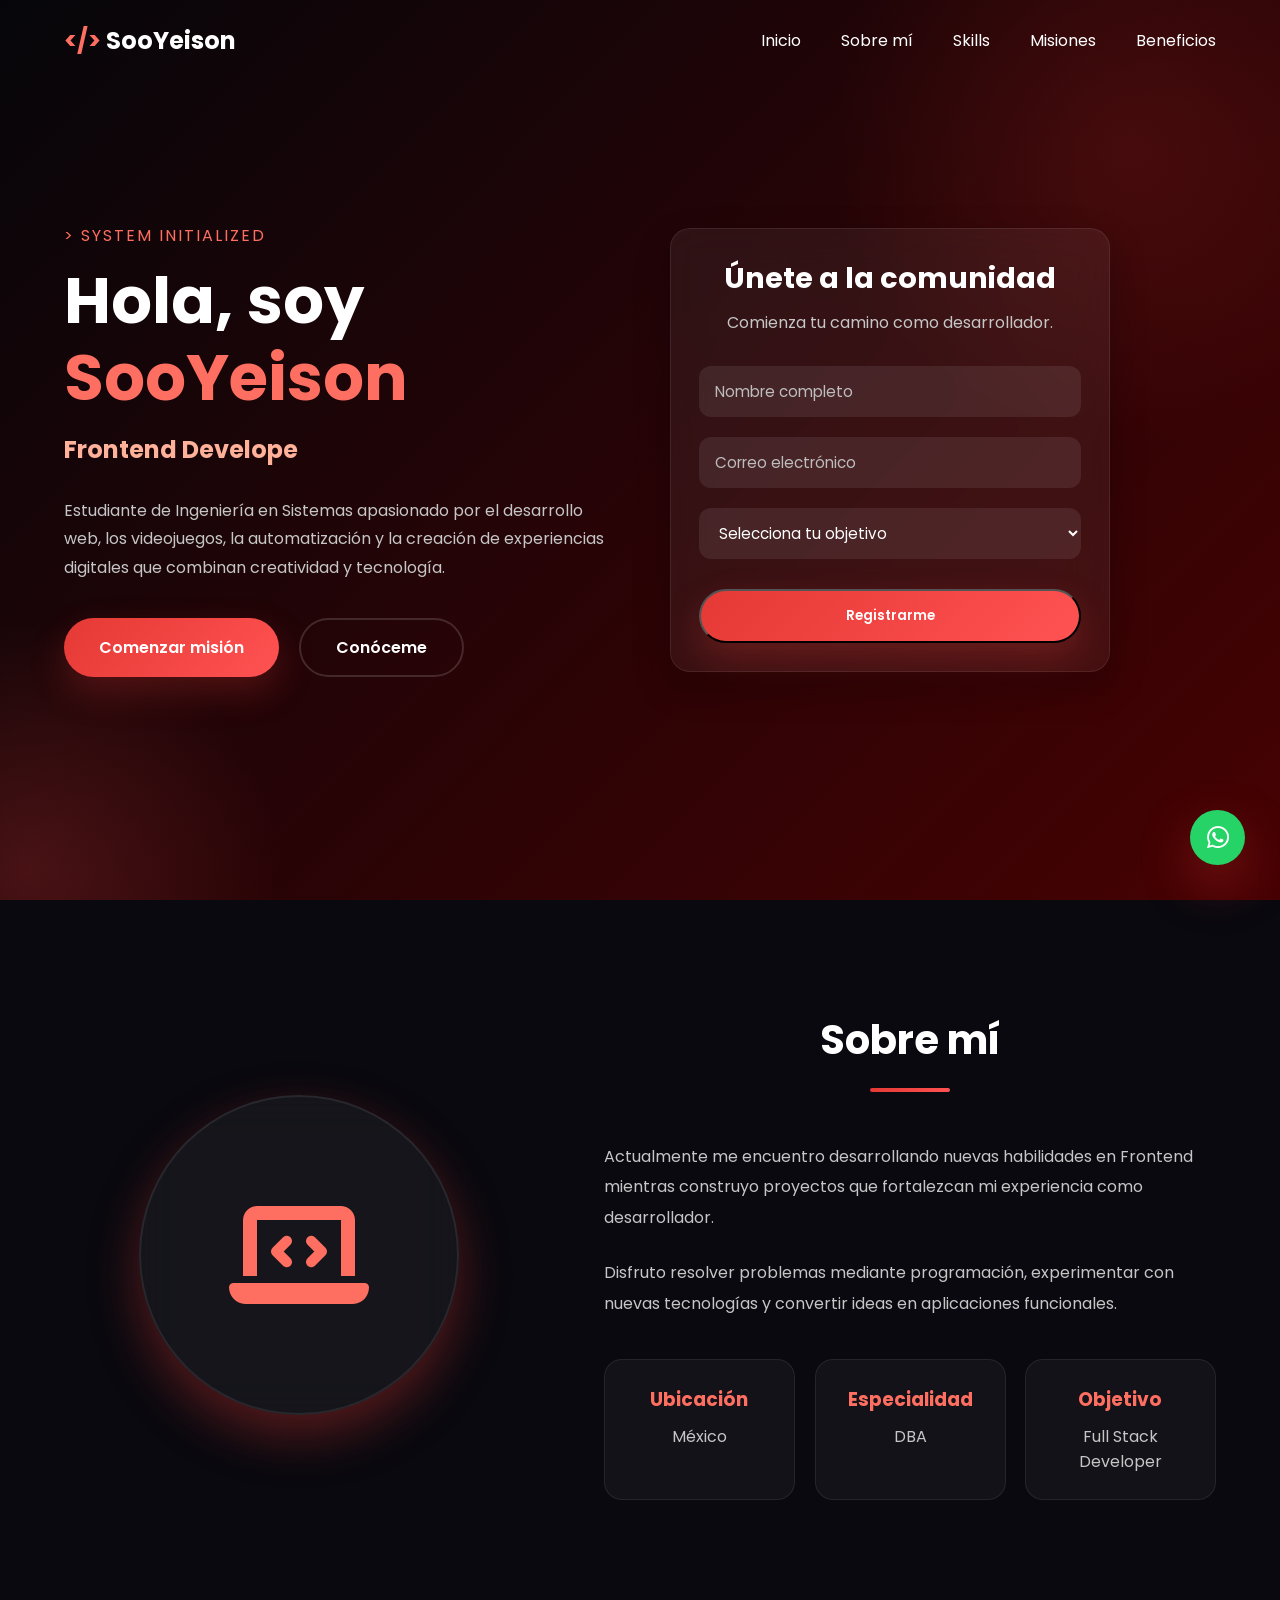
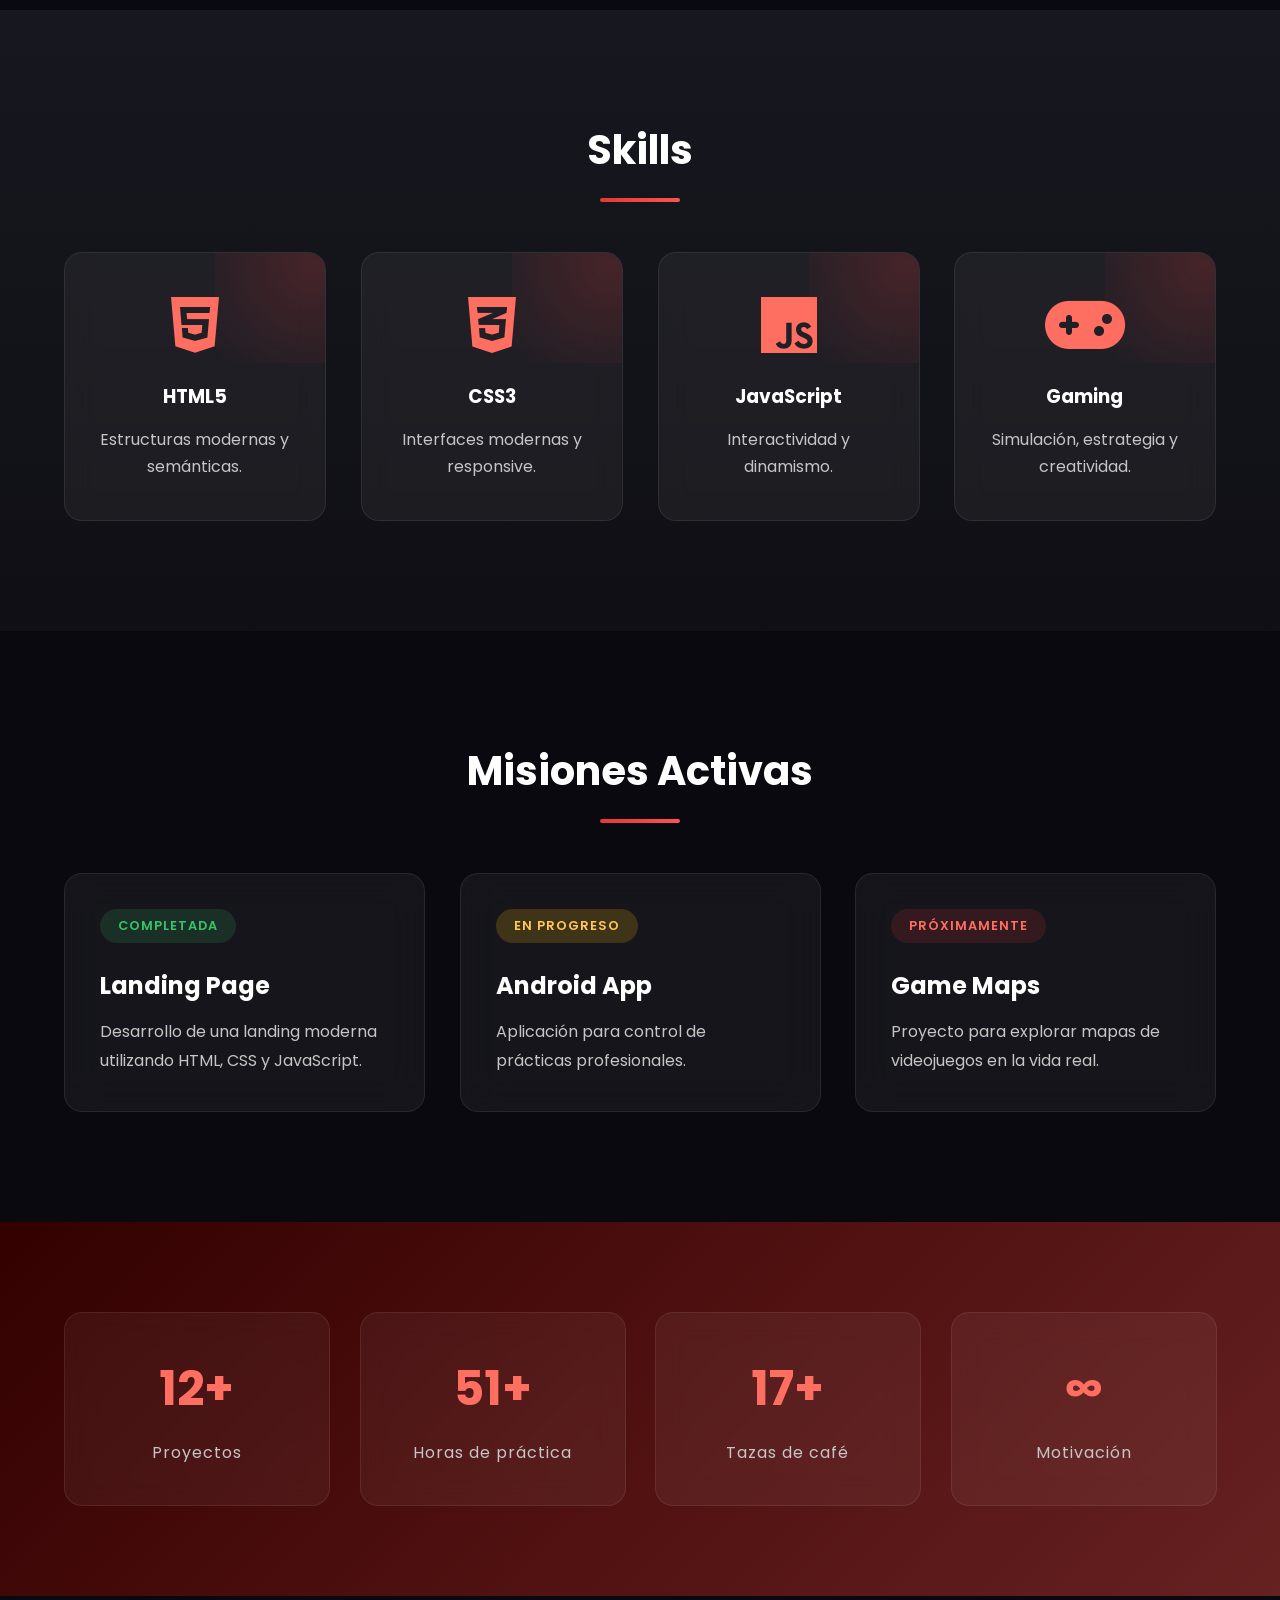
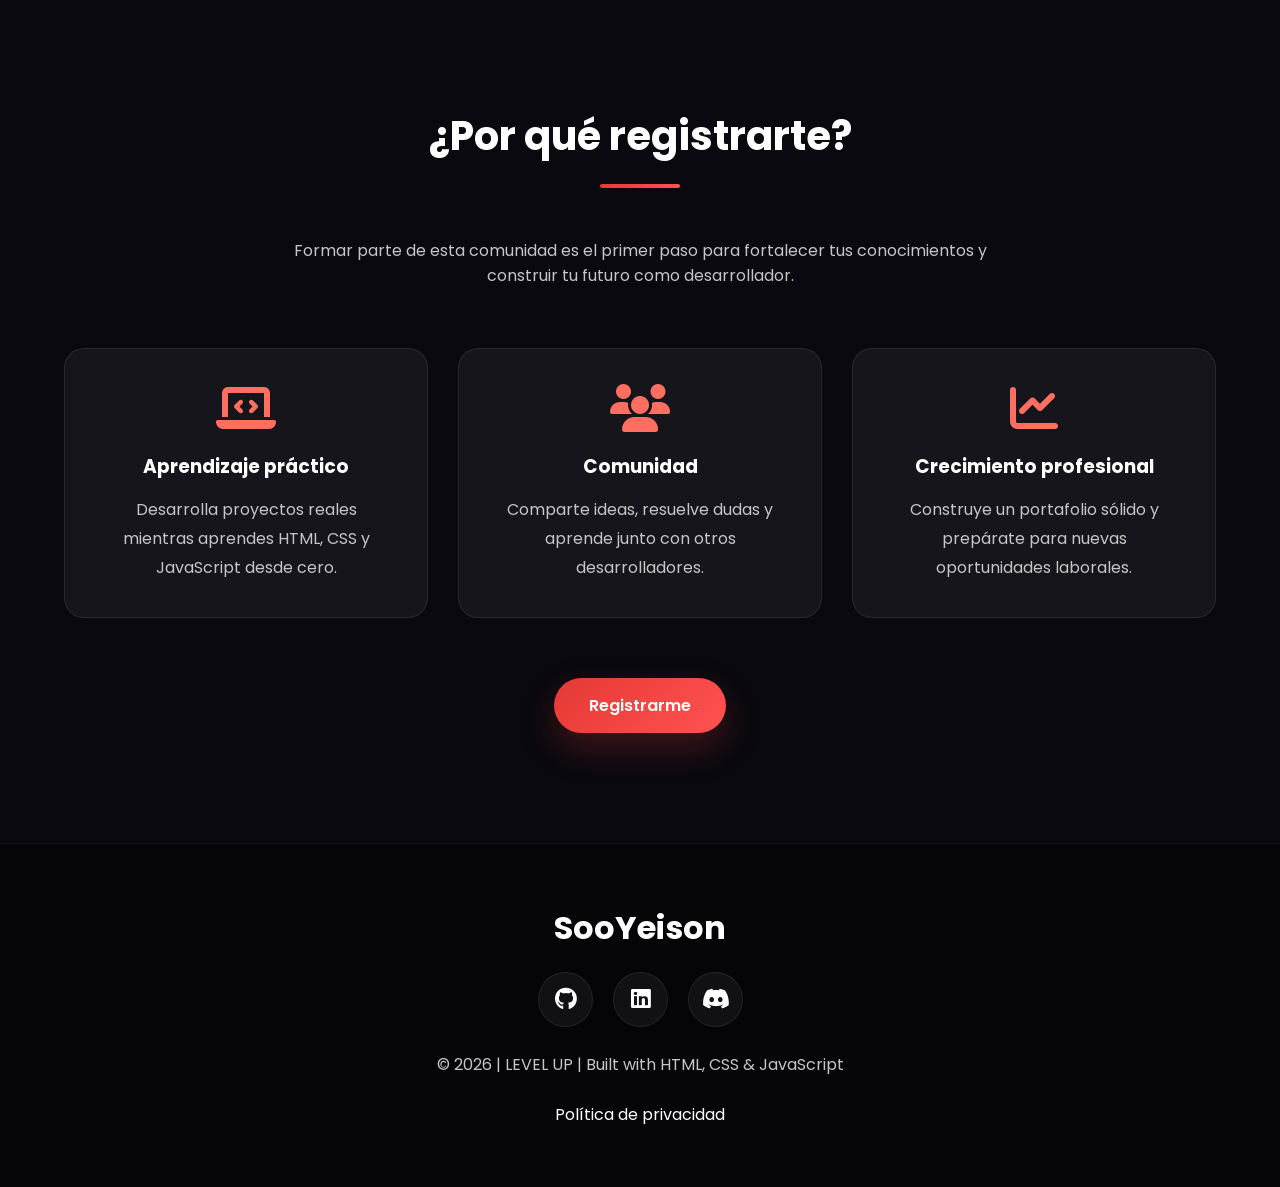
<file: index.html>
<!DOCTYPE html>
<html lang="es">

<head>

    <meta charset="UTF-8">
    <meta name="viewport" content="width=device-width, initial-scale=1.0">

    <title>LEVEL UP | SooYeison</title>

    <!-- Google Fonts -->
    <link rel="preconnect" href="https://fonts.googleapis.com">
    <link rel="preconnect" href="https://fonts.gstatic.com" crossorigin>

    <link href="https://fonts.googleapis.com/css2?family=Poppins:wght@300;400;500;600;700;800&display=swap"
        rel="stylesheet">

    <!-- Icons -->
    <link rel="stylesheet"
        href="https://cdnjs.cloudflare.com/ajax/libs/font-awesome/6.7.2/css/all.min.css">

    <!-- CSS -->
    <link rel="stylesheet" href="styles.css">

    <!-- Favicon -->
    <link rel="icon" type="image/webp" href="assets/images/favicon.webp">
    <link rel="alternate icon" href="assets/images/favicon.ico">

</head>

<body>

    <!--================ CURSOR GLOW ================-->

    <div class="cursor-glow"></div>

    <!--================ PROGRESS BAR ================-->

    <div class="progress-bar"></div>

    <!--================ HEADER ================-->

    <header class="header" id="header">

        <nav class="nav container">

            <a href="#" class="logo">

                <span>&lt;/&gt;</span> SooYeison

            </a>

            <ul class="nav-menu">

                <li><a href="#hero">Inicio</a></li>
                <li><a href="#about">Sobre mí</a></li>
                <li><a href="#skills">Skills</a></li>
                <li><a href="#missions">Misiones</a></li>
                <li><a href="#beneficios">Beneficios</a></li>

            </ul>

            <div class="hamburger">

                <span></span>
                <span></span>
                <span></span>

            </div>

        </nav>

    </header>

    <!--================ HERO ================-->

    <section class="hero" id="hero">

        <div class="hero-overlay"></div>

        <div class="container hero-container">

            <div class="hero-text reveal">

                <p class="hero-subtitle">

                    > SYSTEM INITIALIZED

                </p>

                <h1>

                    Hola, soy <span>SooYeison</span>

                </h1>

                <h2 id="typing"></h2>

                <p class="hero-description">

                    Estudiante de Ingeniería en Sistemas apasionado por el
                    desarrollo web, los videojuegos, la automatización y la
                    creación de experiencias digitales que combinan creatividad
                    y tecnología.

                </p>

                <div class="hero-buttons">

                    <a href="#missions" class="btn btn-primary">

                        Comenzar misión

                    </a>

                    <a href="#about" class="btn btn-secondary">

                        Conóceme

                    </a>

                </div>

            </div>

            <div class="hero-image reveal">

                <form class="hero-form" action="database/guardar.php" method="POST">

                    <h3>Únete a la comunidad</h3>

                    <p>Comienza tu camino como desarrollador.</p>

                    <div class="input-group">

                        <input
                            type="text"
                            name="nombre"
                            placeholder="Nombre completo"
                            required>

                    </div>

                    <div class="input-group">

                        <input
                            type="email"
                            name="correo"
                            placeholder="Correo electrónico"
                            required>

                    </div>

                    <div class="input-group">

                        <select name="objetivo" required>

                            <option value="">Selecciona tu objetivo</option>

                            <option>Aprender HTML</option>

                            <option>Aprender CSS</option>

                            <option>Aprender JavaScript</option>

                            <option>Desarrollo Web</option>

                        </select>

                    </div>

                    <button type="submit" class="btn btn-primary">

                        Registrarme

                    </button>

                </form>

            </div>

        </div>

    </section>

    <!--================ ABOUT ================-->

    <section class="about section" id="about">

        <div class="container about-container">

            <div class="about-image reveal">

                <div class="avatar">

                    <i class="fa-solid fa-laptop-code"></i>

                </div>

            </div>

            <div class="about-content reveal">

                <h2 class="section-title">

                    Sobre mí

                </h2>

                <p>

                    Actualmente me encuentro desarrollando nuevas habilidades
                    en Frontend mientras construyo proyectos que fortalezcan mi
                    experiencia como desarrollador.

                </p>

                <p>

                    Disfruto resolver problemas mediante programación,
                    experimentar con nuevas tecnologías y convertir ideas en
                    aplicaciones funcionales.

                </p>

                <div class="about-info">

                    <div>

                        <h3>Ubicación</h3>

                        <span>México</span>

                    </div>

                    <div>

                        <h3>Especialidad</h3>

                        <span>DBA</span>

                    </div>

                    <div>

                        <h3>Objetivo</h3>

                        <span>Full Stack Developer</span>

                    </div>

                </div>

            </div>

        </div>

    </section>

    <!--================ SKILLS ================-->

    <section class="skills section" id="skills">

        <div class="container">

            <h2 class="section-title reveal">

                Skills

            </h2>

            <div class="skills-grid">

                <article class="skill-card reveal">

                    <i class="fa-brands fa-html5"></i>

                    <h3>HTML5</h3>

                    <p>Estructuras modernas y semánticas.</p>

                </article>

                <article class="skill-card reveal">

                    <i class="fa-brands fa-css3-alt"></i>

                    <h3>CSS3</h3>

                    <p>Interfaces modernas y responsive.</p>

                </article>

                <article class="skill-card reveal">

                    <i class="fa-brands fa-js"></i>

                    <h3>JavaScript</h3>

                    <p>Interactividad y dinamismo.</p>

                </article>

                <article class="skill-card reveal">

                    <i class="fa-solid fa-gamepad"></i>

                    <h3>Gaming</h3>

                    <p>Simulación, estrategia y creatividad.</p>

                </article>

            </div>

        </div>

    </section>

    <!--================ MISSIONS ================-->

    <section class="missions section" id="missions">

        <div class="container">

            <h2 class="section-title reveal">

                Misiones Activas

            </h2>

            <div class="mission-grid">

                <article class="mission-card reveal">

                    <span class="badge complete">

                        COMPLETADA

                    </span>

                    <h3>Landing Page</h3>

                    <p>

                        Desarrollo de una landing moderna utilizando HTML,
                        CSS y JavaScript.

                    </p>

                </article>

                <article class="mission-card reveal">

                    <span class="badge progress">

                        EN PROGRESO

                    </span>

                    <h3>Android App</h3>

                    <p>

                        Aplicación para control de prácticas profesionales.

                    </p>

                </article>

                <article class="mission-card reveal">

                    <span class="badge next">

                        PRÓXIMAMENTE

                    </span>

                    <h3>Game Maps</h3>

                    <p>

                        Proyecto para explorar mapas de videojuegos en la vida real.

                    </p>

                </article>

            </div>

        </div>

    </section>

    <!--================ STATS ================-->

    <section class="stats">

        <div class="container stats-grid">

            <div class="stat reveal">

                <h2 id="projectsCounter">0</h2>

                <p>Proyectos</p>

            </div>

            <div class="stat reveal">

                <h2 id="hoursCounter">0</h2>

                <p>Horas de práctica</p>

            </div>

            <div class="stat reveal">

                <h2 id="coffeeCounter">0</h2>

                <p>Tazas de café</p>

            </div>

            <div class="stat reveal">

                <h2>∞</h2>

                <p>Motivación</p>

            </div>

        </div>

    </section>

    <!--================ BENEFICIOS ================-->
    
    <section class="benefits section" id="beneficios">

        <div class="container">

            <h2 class="section-title reveal">
                ¿Por qué registrarte?
            </h2>

            <p class="section-subtitle reveal">
                Formar parte de esta comunidad es el primer paso para fortalecer tus conocimientos y construir tu futuro como desarrollador.
            </p>

            <div class="benefits-grid">

                <div class="benefit-card reveal">

                    <i class="fa-solid fa-laptop-code"></i>

                    <h3>Aprendizaje práctico</h3>

                    <p>
                        Desarrolla proyectos reales mientras aprendes HTML, CSS y JavaScript desde cero.
                    </p>

                </div>

                <div class="benefit-card reveal">

                    <i class="fa-solid fa-users"></i>

                    <h3>Comunidad</h3>

                    <p>
                        Comparte ideas, resuelve dudas y aprende junto con otros desarrolladores.
                    </p>

                </div>

                <div class="benefit-card reveal">

                    <i class="fa-solid fa-chart-line"></i>

                    <h3>Crecimiento profesional</h3>

                    <p>
                        Construye un portafolio sólido y prepárate para nuevas oportunidades laborales.
                    </p>

                </div>

            </div>

            <div class="benefits-button reveal">

                <a href="#hero" class="btn btn-primary">

                    Registrarme

                </a>

            </div>

        </div>

    </section>

    <!--================ FOOTER ================-->

    <footer class="footer">

        <div class="container">

            <h2>SooYeison</h2>

            <div class="socials">

                <a href="#"><i class="fa-brands fa-github"></i></a>
                <a href="#"><i class="fa-brands fa-linkedin"></i></a>
                <a href="#"><i class="fa-brands fa-discord"></i></a>

            </div>

            <p>

                © 2026 | LEVEL UP | Built with HTML, CSS & JavaScript

            </p>
            <br>
            <!--========= PRIVACY LINK =========-->
            <a href="politicadeprivacidad/index.html" class="privacy-link">
                Política de privacidad
            </a>

        </div>

    </footer>

    <!--================ WHASTSAPP FLOTANTE ================-->

    <a
        id="whatsappBtn"
        href="https://wa.me/521XXXXXXXXXX?text=Hola%2C%20me%20interesa%20conocer%20más%20sobre%20la%20comunidad."
        target="_blank"
        rel="noopener noreferrer"
        aria-label="Contactar por WhatsApp">

        <i class="fa-brands fa-whatsapp"></i>

    </a>

    <!--================ JS ================-->

    <script src="script.js"></script>

</body>

</html>
</file>
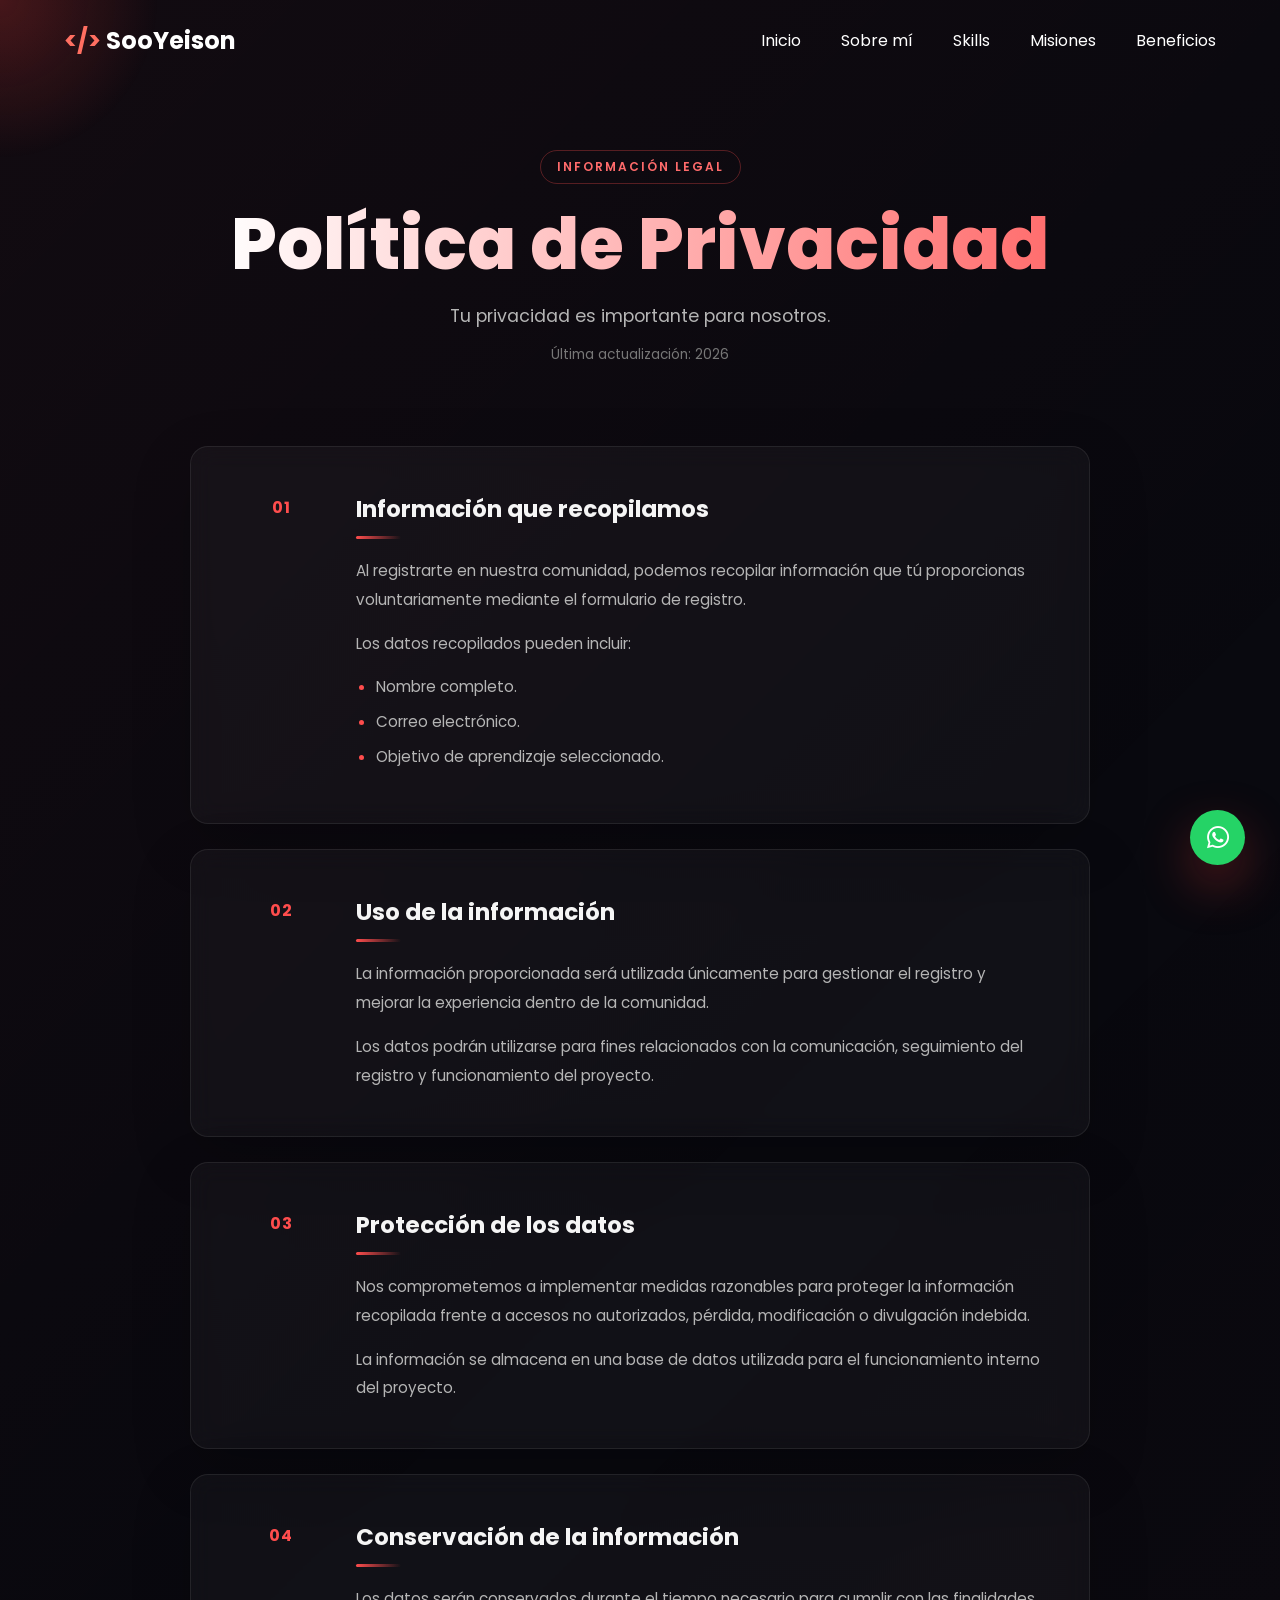
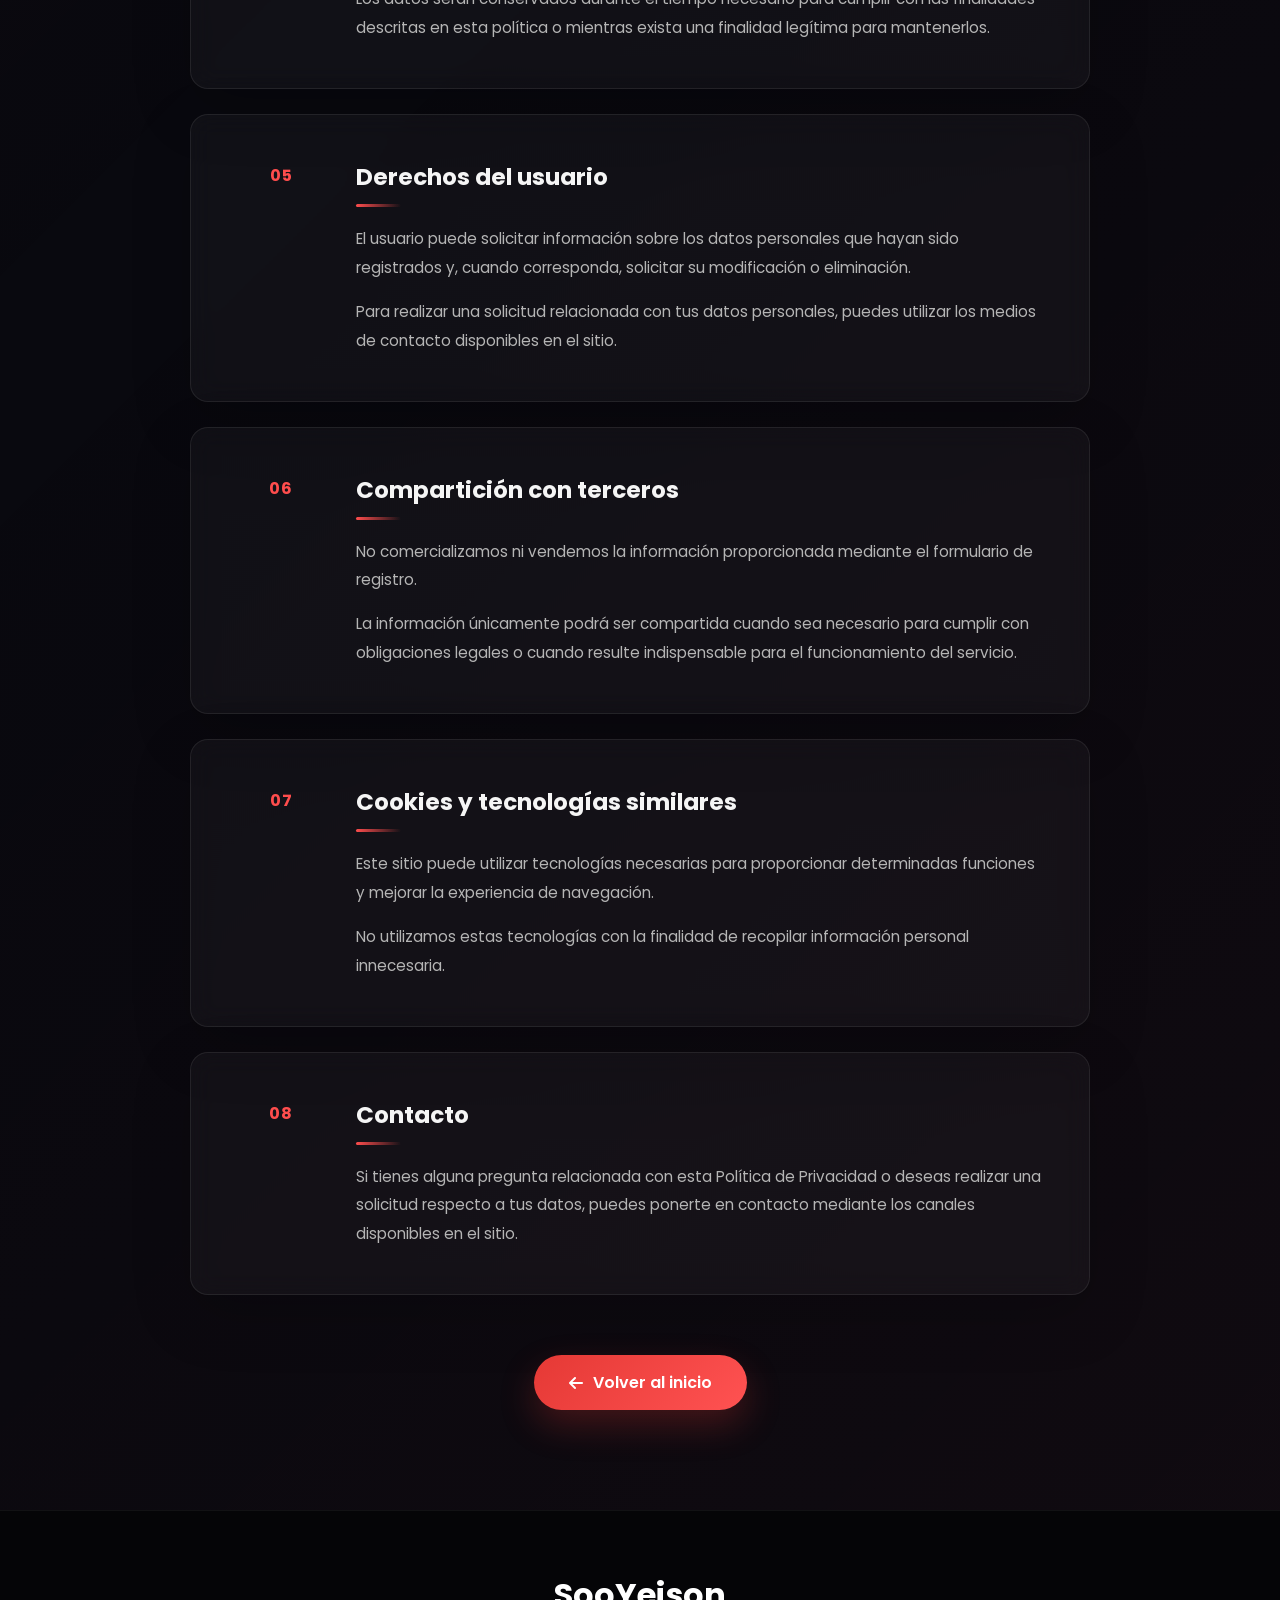
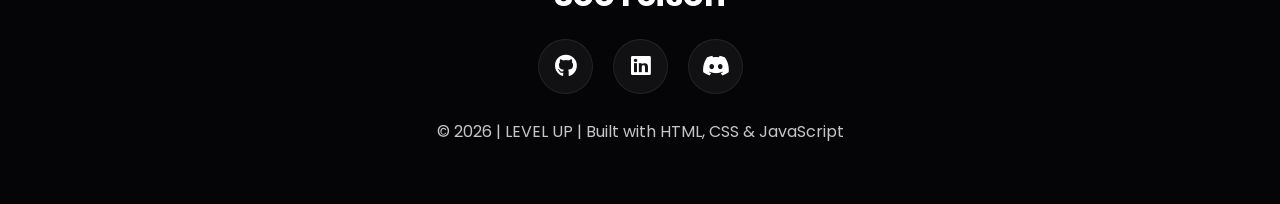
<file: politicadeprivacidad/index.html>
<!DOCTYPE html>
<html lang="es">

<head>

    <meta charset="UTF-8">

    <meta
        name="viewport"
        content="width=device-width, initial-scale=1.0">

    <title>Política de Privacidad | LEVEL UP</title>


    <!--==================================================
    =                 GOOGLE FONTS                      =
    ==================================================-->

    <link
        rel="preconnect"
        href="https://fonts.googleapis.com">

    <link
        rel="preconnect"
        href="https://fonts.gstatic.com"
        crossorigin>

    <link
        href="https://fonts.googleapis.com/css2?family=Poppins:wght@300;400;500;600;700;800&display=swap"
        rel="stylesheet">


    <!--==================================================
    =                 FONT AWESOME                      =
    ==================================================-->

    <link
        rel="stylesheet"
        href="https://cdnjs.cloudflare.com/ajax/libs/font-awesome/6.7.2/css/all.min.css">


    <!--==================================================
    =                    CSS                            =
    ==================================================-->

    <!-- CSS principal de LEVEL UP -->

    <link
        rel="stylesheet"
        href="../styles.css">

    <!-- CSS exclusivo de privacidad -->

    <link
        rel="stylesheet"
        href="assets/css/styles.css">


    <!--==================================================
    =                   FAVICON                         =
    ==================================================-->

    <link
        rel="icon"
        type="image/webp"
        href="../assets/images/favicon.webp">

    <link
        rel="alternate icon"
        href="../assets/images/favicon.ico">

</head>


<body>


    <!--==================================================
    =              CURSOR GLOW                         =
    ==================================================-->

    <div class="cursor-glow"></div>


    <!--==================================================
    =              PROGRESS BAR                        =
    ==================================================-->

    <div class="progress-bar"></div>


    <!--==================================================
    =                    HEADER                         =
    ==================================================-->

    <header class="header" id="header">

        <nav class="nav container">


            <!-- Logo -->

            <a
                href="../index.html"
                class="logo">

                <span>&lt;/&gt;</span> SooYeison

            </a>


            <!-- Menú -->

            <ul class="nav-menu">

                <li>
                    <a href="../index.html#hero">
                        Inicio
                    </a>
                </li>

                <li>
                    <a href="../index.html#about">
                        Sobre mí
                    </a>
                </li>

                <li>
                    <a href="../index.html#skills">
                        Skills
                    </a>
                </li>

                <li>
                    <a href="../index.html#missions">
                        Misiones
                    </a>
                </li>

                <li>
                    <a href="../index.html#beneficios">
                        Beneficios
                    </a>
                </li>

            </ul>


            <!-- Hamburger -->

            <div class="hamburger">

                <span></span>
                <span></span>
                <span></span>

            </div>

        </nav>

    </header>


    <!--==================================================
    =          POLÍTICA DE PRIVACIDAD                   =
    ==================================================-->

    <main class="privacy-page">

        <div class="container privacy-container">


            <!-- Encabezado -->

            <header class="privacy-header">

                <span class="privacy-label">
                    INFORMACIÓN LEGAL
                </span>

                <h1>
                    Política de Privacidad
                </h1>

                <p>
                    Tu privacidad es importante para nosotros.
                </p>

                <span class="privacy-date">
                    Última actualización: 2026
                </span>

            </header>


            <!-- Contenido -->

            <article class="privacy-content">


                <!-- 01 -->

                <section class="privacy-section">

                    <div class="privacy-number">
                        01
                    </div>

                    <div>

                        <h2>
                            Información que recopilamos
                        </h2>

                        <p>
                            Al registrarte en nuestra comunidad,
                            podemos recopilar información que tú
                            proporcionas voluntariamente mediante
                            el formulario de registro.
                        </p>

                        <p>
                            Los datos recopilados pueden incluir:
                        </p>

                        <ul>

                            <li>
                                Nombre completo.
                            </li>

                            <li>
                                Correo electrónico.
                            </li>

                            <li>
                                Objetivo de aprendizaje seleccionado.
                            </li>

                        </ul>

                    </div>

                </section>


                <!-- 02 -->

                <section class="privacy-section">

                    <div class="privacy-number">
                        02
                    </div>

                    <div>

                        <h2>
                            Uso de la información
                        </h2>

                        <p>
                            La información proporcionada será utilizada
                            únicamente para gestionar el registro y
                            mejorar la experiencia dentro de la comunidad.
                        </p>

                        <p>
                            Los datos podrán utilizarse para fines
                            relacionados con la comunicación,
                            seguimiento del registro y funcionamiento
                            del proyecto.
                        </p>

                    </div>

                </section>


                <!-- 03 -->

                <section class="privacy-section">

                    <div class="privacy-number">
                        03
                    </div>

                    <div>

                        <h2>
                            Protección de los datos
                        </h2>

                        <p>
                            Nos comprometemos a implementar medidas
                            razonables para proteger la información
                            recopilada frente a accesos no autorizados,
                            pérdida, modificación o divulgación indebida.
                        </p>

                        <p>
                            La información se almacena en una base de
                            datos utilizada para el funcionamiento
                            interno del proyecto.
                        </p>

                    </div>

                </section>


                <!-- 04 -->

                <section class="privacy-section">

                    <div class="privacy-number">
                        04
                    </div>

                    <div>

                        <h2>
                            Conservación de la información
                        </h2>

                        <p>
                            Los datos serán conservados durante el tiempo
                            necesario para cumplir con las finalidades
                            descritas en esta política o mientras exista
                            una finalidad legítima para mantenerlos.
                        </p>

                    </div>

                </section>


                <!-- 05 -->

                <section class="privacy-section">

                    <div class="privacy-number">
                        05
                    </div>

                    <div>

                        <h2>
                            Derechos del usuario
                        </h2>

                        <p>
                            El usuario puede solicitar información sobre
                            los datos personales que hayan sido registrados
                            y, cuando corresponda, solicitar su modificación
                            o eliminación.
                        </p>

                        <p>
                            Para realizar una solicitud relacionada con
                            tus datos personales, puedes utilizar los
                            medios de contacto disponibles en el sitio.
                        </p>

                    </div>

                </section>


                <!-- 06 -->

                <section class="privacy-section">

                    <div class="privacy-number">
                        06
                    </div>

                    <div>

                        <h2>
                            Compartición con terceros
                        </h2>

                        <p>
                            No comercializamos ni vendemos la información
                            proporcionada mediante el formulario de registro.
                        </p>

                        <p>
                            La información únicamente podrá ser compartida
                            cuando sea necesario para cumplir con obligaciones
                            legales o cuando resulte indispensable para el
                            funcionamiento del servicio.
                        </p>

                    </div>

                </section>


                <!-- 07 -->

                <section class="privacy-section">

                    <div class="privacy-number">
                        07
                    </div>

                    <div>

                        <h2>
                            Cookies y tecnologías similares
                        </h2>

                        <p>
                            Este sitio puede utilizar tecnologías necesarias
                            para proporcionar determinadas funciones y
                            mejorar la experiencia de navegación.
                        </p>

                        <p>
                            No utilizamos estas tecnologías con la finalidad
                            de recopilar información personal innecesaria.
                        </p>

                    </div>

                </section>


                <!-- 08 -->

                <section class="privacy-section">

                    <div class="privacy-number">
                        08
                    </div>

                    <div>

                        <h2>
                            Contacto
                        </h2>

                        <p>
                            Si tienes alguna pregunta relacionada con esta
                            Política de Privacidad o deseas realizar una
                            solicitud respecto a tus datos, puedes ponerte
                            en contacto mediante los canales disponibles
                            en el sitio.
                        </p>

                    </div>

                </section>


            </article>


            <!-- Botón -->

            <div class="privacy-back">

                <a
                    href="../index.html"
                    class="btn btn-primary">

                    <i class="fa-solid fa-arrow-left"></i>

                    Volver al inicio

                </a>

            </div>

        </div>

    </main>


    <!--==================================================
    =                    FOOTER                         =
    ==================================================-->

    <footer class="footer">

        <div class="container">

            <h2>
                SooYeison
            </h2>


            <div class="socials">

                <a href="#">
                    <i class="fa-brands fa-github"></i>
                </a>

                <a href="#">
                    <i class="fa-brands fa-linkedin"></i>
                </a>

                <a href="#">
                    <i class="fa-brands fa-discord"></i>
                </a>

            </div>


            <p>
                © 2026 | LEVEL UP | Built with HTML, CSS & JavaScript
            </p>

        </div>

    </footer>


    <!--==================================================
    =             WHATSAPP FLOTANTE                     =
    ==================================================-->

    <a
        id="whatsappBtn"
        href="https://wa.me/521XXXXXXXXXX?text=Hola%2C%20me%20interesa%20conocer%20más%20sobre%20la%20comunidad."
        target="_blank"
        rel="noopener noreferrer"
        aria-label="Contactar por WhatsApp">

        <i class="fa-brands fa-whatsapp"></i>

    </a>


    <!--==================================================
    =                JAVASCRIPT                         =
    ==================================================-->

    <script src="assets/js/script.js"></script>

</body>

</html>
</file>
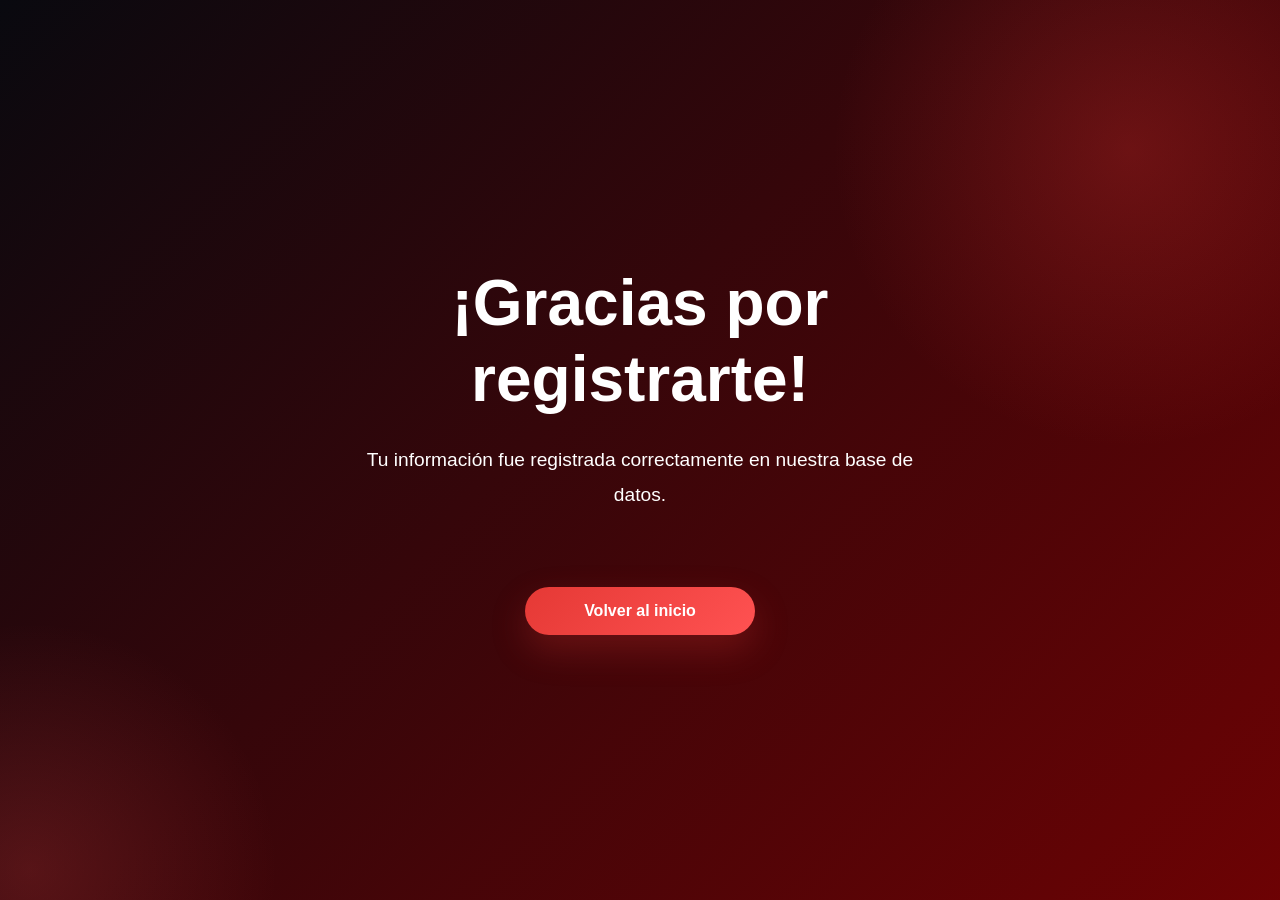
<file: gracias.html>
<!DOCTYPE html>
<html lang="es">

<head>

    <meta charset="UTF-8">
    <meta name="viewport" content="width=device-width, initial-scale=1.0">

    <title>Gracias | SooYeison</title>

    <link rel="icon" type="image/webp" href="assets/images/favicon.webp">

    <link rel="stylesheet" href="styles.css">

</head>

<body>

<section class="hero thanks-page">

    <div class="container thanks-container">

        <h1>¡Gracias por registrarte!</h1>

        <p>
            Tu información fue registrada correctamente en nuestra base de datos.
        </p>

        <a href="index.html" class="btn btn-primary">

            Volver al inicio

        </a>

    </div>

</section>

</body>

</html>
</file>
<file: styles.css>
/*====================================================
=                   VARIABLES                        =
====================================================*/

:root{

    /*======== COLORS ========*/

    --primary:#E53935;
    --primary-dark:#B71C1C;
    --primary-light:#FF6F61;
    --accent:#FFB199;

    --background:#09090F;
    --surface:#17171F;
    --surface-light:#222230;

    --white:#FFFFFF;
    --gray:#C6C6C6;
    --gray-dark:#9C9C9C;

    --success:#36C66A;
    --warning:#FFC857;

    /*======== GRADIENTS ========*/

    --gradient-main:linear-gradient(
        135deg,
        #7F0000,
        #C62828,
        #FF5252
    );

    --gradient-button:linear-gradient(
        135deg,
        #E53935,
        #FF5252
    );

    --gradient-dark:linear-gradient(
        180deg,
        #17171F,
        #0F0F15
    );

    /*======== SHADOWS ========*/

    --shadow-small:
        0 5px 15px rgba(229,57,53,.15);

    --shadow-medium:
        0 15px 35px rgba(229,57,53,.25);

    --shadow-large:
        0 20px 50px rgba(229,57,53,.35);

    /*======== BORDER ========*/

    --radius:18px;

    /*======== TRANSITIONS ========*/

    --transition:.35s ease;

    /*======== HEADER ========*/

    --header-height:80px;

}

/*====================================================
=                     RESET                           =
====================================================*/

*{
    margin:0;
    padding:0;
    box-sizing:border-box;
}

html{

    scroll-behavior:smooth;

}

body{

    font-family:'Poppins',sans-serif;

    background:var(--background);

    color:var(--white);

    overflow-x:hidden;

}

/*====================================================
=                   SCROLLBAR                         =
====================================================*/

::-webkit-scrollbar{

    width:10px;

}

::-webkit-scrollbar-track{

    background:#101015;

}

::-webkit-scrollbar-thumb{

    background:var(--primary);

    border-radius:20px;

}

::-webkit-scrollbar-thumb:hover{

    background:#ff6f61;

}

/*====================================================
=                GLOBAL CLASSES                       =
====================================================*/

.container{

    width:min(1200px,90%);
    margin:auto;

}

.section{

    padding:110px 0;

}

.section-title{

    font-size:2.5rem;

    margin-bottom:50px;

    text-align:center;

    font-weight:700;

}

a{

    color:inherit;

    text-decoration:none;

}

img{

    display:block;

    width:100%;

}

button{

    font-family:inherit;

}

/*====================================================
=               CURSOR GLOW                           =
====================================================*/

.cursor-glow{

    position:fixed;

    width:320px;
    height:320px;

    background:radial-gradient(
        rgba(229,57,53,.25),
        transparent 70%
    );

    pointer-events:none;

    border-radius:50%;

    transform:translate(-50%,-50%);

    z-index:-1;

    transition:.08s linear;

}

/*====================================================
=              PROGRESS BAR                           =
====================================================*/

.progress-bar{

    position:fixed;

    top:0;
    left:0;

    height:4px;

    width:0%;

    background:var(--gradient-button);

    z-index:9999;

}

/*====================================================
=                  HEADER                             =
====================================================*/

.header{

    position:fixed;

    width:100%;

    top:0;

    left:0;

    z-index:999;

    transition:var(--transition);

}

.header.active{

    background:rgba(12,12,18,.80);

    backdrop-filter:blur(14px);

    box-shadow:0 5px 20px rgba(0,0,0,.35);

}

/*====================================================
=                    NAVBAR                           =
====================================================*/

.nav{

    height:var(--header-height);

    display:flex;

    justify-content:space-between;

    align-items:center;

}

.logo{

    font-size:1.5rem;

    font-weight:700;

}

.logo span{

    color:var(--primary-light);

}

.nav-menu{

    display:flex;

    gap:40px;

    list-style:none;

    z-index:1000;

}

.nav-menu a{

    position:relative;

    transition:var(--transition);

}

.nav-menu a:hover{

    color:var(--primary-light);

}

.nav-menu a::after{

    content:"";

    position:absolute;

    left:0;

    bottom:-5px;

    width:0%;

    height:2px;

    background:var(--primary);

    transition:.3s;

}

.nav-menu a:hover::after{

    width:100%;

}

/*====================================================
=               HAMBURGER                             =
====================================================*/

.hamburger{

    display:none;

    width:35px;
    height:35px;

    cursor:pointer;

    z-index:1100;

    position:relative;

}

.hamburger span{

    position:absolute;

    left:0;

    width:100%;
    height:3px;

    background:#FFFFFF;

    border-radius:20px;

    transition:all .35s ease;

}

.hamburger span:nth-child(1){

    top:6px;

}

.hamburger span:nth-child(2){

    top:16px;

}

.hamburger span:nth-child(3){

    top:26px;

}

/* Animación */

.hamburger.active span:nth-child(1){

    top:16px;

    transform:rotate(45deg);

    background:#FFFFFF;

}

.hamburger.active span:nth-child(2){

    opacity:0;

    transform:scaleX(0);

    background:#FFFFFF;

}

.hamburger.active span:nth-child(3){

    top:16px;

    transform:rotate(-45deg);

    background:#FFFFFF;

}

/*====================================================
=                   HERO                              =
====================================================*/

.hero{

    position:relative;

    min-height:100vh;

    display:flex;

    align-items:center;

    overflow:hidden;

    background:linear-gradient(
        -45deg,
        #09090F,
        #2D0A0A,
        #8E0000,
        #09090F
    );

    background-size:400% 400%;

    animation:gradientMove 15s ease infinite;

}

/* Fondo brillante */

.hero::before{

    content:"";

    position:absolute;

    width:600px;

    height:600px;

    background:radial-gradient(
        rgba(229,57,53,.25),
        transparent 70%
    );

    top:-150px;

    right:-150px;

}

.hero-overlay{

    position:absolute;

    inset:0;

    background:rgba(0,0,0,.35);

}

.hero-container{

    display:grid;

    grid-template-columns:1fr 1fr;

    align-items:center;

    gap:60px;

    position:relative;

    z-index:2;

}

.hero-subtitle{

    color:var(--primary-light);

    margin-bottom:15px;

    letter-spacing:2px;

}

.hero h1{

    font-size:4rem;

    line-height:1.2;

    margin-bottom:15px;

}

.hero h1 span{

    color:var(--primary-light);

}

.hero h2{

    color:var(--accent);

    min-height:40px;

    margin-bottom:25px;

}

.hero-description{

    color:var(--gray);

    line-height:1.8;

    max-width:600px;

    margin-bottom:35px;

}

/*====================================================
=                  HERO FORM                          =
====================================================*/

.hero-form{

    width:100%;
    max-width:440px;

    padding:28px;

    background:rgba(255,255,255,.06);

    backdrop-filter:blur(18px);

    border:1px solid rgba(255,255,255,.08);

    border-radius:20px;

    box-shadow:0 15px 35px rgba(0,0,0,.25);

    transition:.35s;

}

.hero-form:hover{

    transform:translateY(-5px);

}

.hero-form h3{

    text-align:center;

    font-size:1.8rem;

    margin-bottom:10px;

}

.hero-form p{

    text-align:center;

    color:var(--gray);

    margin-bottom:30px;

    line-height:1.6;

}

.input-group{

    display:flex;

    flex-direction:column;

    margin-bottom:20px;

}

.input-group label{

    margin-bottom:8px;

    font-size:.9rem;

    color:var(--gray);

    font-weight:500;

}

.input-group input,
.input-group select{

    width:100%;

    padding:14px 16px;

    border:none;

    outline:none;

    border-radius:12px;

    background:rgba(255,255,255,.08);

    color:white;

    font-size:.95rem;

    font-family:inherit;

    transition:.3s;

}

.input-group input::placeholder{

    color:#BDBDBD;

}

.input-group input:focus,
.input-group select:focus{

    border:1px solid var(--primary);

    box-shadow:0 0 15px rgba(229,57,53,.25);

}

.hero-form .btn{

    width:100%;

    margin-top:10px;

}

/*====================================================
=                  BUTTONS                            =
====================================================*/

.hero-buttons{

    display:flex;

    gap:20px;

    flex-wrap:wrap;

}

.btn{

    display:inline-flex;

    justify-content:center;

    align-items:center;

    padding:15px 35px;

    border-radius:40px;

    font-weight:600;

    transition:var(--transition);

}

.btn-primary{

    background:var(--gradient-button);

    color:white;

    box-shadow:var(--shadow-medium);

}

.btn-primary:hover{

    transform:translateY(-5px);

    box-shadow:var(--shadow-large);

}

.btn-secondary{

    border:2px solid rgba(255,255,255,.15);

}

.btn-secondary:hover{

    background:rgba(255,255,255,.05);

}

/*====================================================
=                 ANIMATIONS                          =
====================================================*/

@keyframes gradientMove{

    0%{

        background-position:0% 50%;

    }

    50%{

        background-position:100% 50%;

    }

    100%{

        background-position:0% 50%;

    }

}

/*====================================================
=                    ABOUT                            =
====================================================*/

.about-container{

    display:grid;
    grid-template-columns:1fr 1.3fr;
    gap:70px;
    align-items:center;

}

.avatar{

    width:320px;
    height:320px;

    margin:auto;

    border-radius:50%;

    background:rgba(255,255,255,.05);

    border:2px solid rgba(255,255,255,.08);

    display:flex;
    justify-content:center;
    align-items:center;

    backdrop-filter:blur(20px);

    box-shadow:var(--shadow-large);

    transition:var(--transition);

}

.avatar:hover{

    transform:scale(1.05) rotate(4deg);

}

.avatar i{

    font-size:7rem;

    color:var(--primary-light);

}

.about-content p{

    color:var(--gray);

    line-height:1.9;

    margin-bottom:25px;

}

.about-info{

    display:grid;

    grid-template-columns:repeat(3,1fr);

    gap:20px;

    margin-top:40px;

}

.about-info div{

    padding:25px;

    background:rgba(255,255,255,.04);

    border-radius:var(--radius);

    border:1px solid rgba(255,255,255,.08);

    transition:var(--transition);

    text-align:center;

}

.about-info div:hover{

    transform:translateY(-8px);

    border-color:rgba(229,57,53,.35);

}

.about-info h3{

    margin-bottom:10px;

    color:var(--primary-light);

}

.about-info span{

    color:var(--gray);

}

/*====================================================
=                    SKILLS                           =
====================================================*/

.skills{

    background:var(--gradient-dark);

}

.skills-grid{

    display:grid;

    grid-template-columns:repeat(auto-fit,minmax(240px,1fr));

    gap:35px;

}

.skill-card{

    position:relative;

    overflow:hidden;

    padding:40px 30px;

    background:rgba(255,255,255,.05);

    border-radius:var(--radius);

    backdrop-filter:blur(15px);

    border:1px solid rgba(255,255,255,.08);

    text-align:center;

    transition:var(--transition);

}

.skill-card::before{

    content:"";

    position:absolute;

    width:200px;
    height:200px;

    background:radial-gradient(
        rgba(229,57,53,.20),
        transparent
    );

    top:-90px;
    right:-90px;

}

.skill-card:hover{

    transform:
        translateY(-12px)
        rotateX(6deg);

    box-shadow:var(--shadow-large);

}

.skill-card i{

    font-size:4rem;

    color:var(--primary-light);

    margin-bottom:25px;

}

.skill-card h3{

    margin-bottom:15px;

}

.skill-card p{

    color:var(--gray);

    line-height:1.7;

}

/*====================================================
=                 MISSIONS                            =
====================================================*/

.missions{

    position:relative;

}

.mission-grid{

    display:grid;

    grid-template-columns:repeat(auto-fit,minmax(300px,1fr));

    gap:35px;

}

.mission-card{

    position:relative;

    overflow:hidden;

    padding:35px;

    border-radius:var(--radius);

    background:rgba(255,255,255,.05);

    backdrop-filter:blur(20px);

    border:1px solid rgba(255,255,255,.08);

    transition:var(--transition);

}

.mission-card:hover{

    transform:translateY(-10px);

    box-shadow:var(--shadow-large);

}

.mission-card h3{

    margin:25px 0 15px;

    font-size:1.5rem;

}

.mission-card p{

    color:var(--gray);

    line-height:1.8;

}

/*====================================================
=                    BADGES                           =
====================================================*/

.badge{

    display:inline-block;

    padding:8px 18px;

    border-radius:30px;

    font-size:.8rem;

    font-weight:600;

    letter-spacing:1px;

}

.complete{

    background:rgba(54,198,106,.15);

    color:var(--success);

}

.progress{

    background:rgba(255,193,7,.18);

    color:var(--warning);

}

.next{

    background:rgba(229,57,53,.15);

    color:var(--primary-light);

}

/*====================================================
=                    STATS                            =
====================================================*/

.stats{

    padding:90px 0;

    background:

        linear-gradient(

            rgba(0,0,0,.60),

            rgba(0,0,0,.60)

        ),

        var(--gradient-main);

}

.stats-grid{

    display:grid;

    grid-template-columns:repeat(4,1fr);

    gap:30px;

}

.stat{

    text-align:center;

    padding:40px;

    background:rgba(255,255,255,.05);

    border-radius:var(--radius);

    border:1px solid rgba(255,255,255,.08);

    backdrop-filter:blur(15px);

    transition:var(--transition);

}

.stat:hover{

    transform:translateY(-10px);

}

.stat h2{

    font-size:3rem;

    color:var(--primary-light);

    margin-bottom:15px;

}

.stat p{

    color:var(--gray);

    letter-spacing:1px;

}

/*====================================================
=              REVEAL ANIMATION                       =
====================================================*/

.reveal{

    opacity:0;

    transform:translateY(60px);

    transition:

        opacity .8s ease,

        transform .8s ease;

}

.reveal.active{

    opacity:1;

    transform:translateY(0);

}

/*====================================================
=                  CONTACT                            =
====================================================*/

.contact{

    position:relative;

    text-align:center;

    background:var(--gradient-dark);

}

.contact p{

    max-width:700px;

    margin:0 auto 40px;

    color:var(--gray);

    line-height:1.9;

}

.contact .btn{

    margin-top:15px;

}

/*====================================================
=                  FOOTER                             =
====================================================*/

.footer{

    background:#050507;

    padding:60px 0;

    text-align:center;

    border-top:1px solid rgba(255,255,255,.05);

}

.footer h2{

    margin-bottom:20px;

    font-size:2rem;

}

.footer p{

    color:var(--gray);

    margin-top:25px;

}

.socials{

    display:flex;

    justify-content:center;

    gap:20px;

    margin-top:20px;

}

.socials a{

    width:55px;

    height:55px;

    border-radius:50%;

    display:flex;

    justify-content:center;

    align-items:center;

    font-size:1.4rem;

    background:rgba(255,255,255,.05);

    border:1px solid rgba(255,255,255,.08);

    transition:var(--transition);

}

.socials a:hover{

    background:var(--gradient-button);

    transform:translateY(-6px);

    box-shadow:var(--shadow-medium);

}

/*====================================================
=                WHATSAPP FLOATING                    =
====================================================*/

#whatsappBtn{

    position:fixed;

    bottom:35px;

    right:35px;

    width:55px;

    height:55px;

    display:flex;

    justify-content:center;

    align-items:center;

    border-radius:50%;

    background:#25D366;

    color:white;

    font-size:1.6rem;

    text-decoration:none;

    cursor:pointer;

    box-shadow:var(--shadow-large);

    transition:var(--transition);

    z-index:999;

    animation:whatsappPulse 3s infinite;

}


/*==============================
=          TOOLTIP             =
==============================*/

#whatsappBtn::before{

    content:"¿Hablamos?";

    position:absolute;

    right:70px;

    top:50%;

    transform:translateY(-50%) translateX(10px);

    background:#111117;

    color:white;

    padding:9px 14px;

    border-radius:8px;

    font-size:.85rem;

    font-weight:500;

    white-space:nowrap;

    opacity:0;

    visibility:hidden;

    transition:.3s ease;

    box-shadow:0 8px 25px rgba(0,0,0,.25);

}


/* Flecha del tooltip */

#whatsappBtn::after{

    content:"";

    position:absolute;

    right:62px;

    top:50%;

    transform:translateY(-50%);

    border-width:5px;

    border-style:solid;

    border-color:transparent transparent transparent #111117;

    opacity:0;

    visibility:hidden;

    transition:.3s ease;

}


/* Mostrar tooltip */

#whatsappBtn:hover::before{

    opacity:1;

    visibility:visible;

    transform:translateY(-50%) translateX(0);

}

#whatsappBtn:hover::after{

    opacity:1;

    visibility:visible;

}


/*==============================
=          HOVER               =
==============================*/

#whatsappBtn:hover{

    transform:translateY(-6px) scale(1.08);

    box-shadow:0 12px 30px rgba(37,211,102,.35);

    animation:none;

}


/*==============================
=          PULSO               =
==============================*/

@keyframes whatsappPulse{

    0%{

        box-shadow:
            0 0 0 0 rgba(37,211,102,.45),
            var(--shadow-large);

    }

    70%{

        box-shadow:
            0 0 0 12px rgba(37,211,102,0),
            var(--shadow-large);

    }

    100%{

        box-shadow:
            0 0 0 0 rgba(37,211,102,0),
            var(--shadow-large);

    }

}

/*====================================================
=              FLOATING DECORATIONS                   =
====================================================*/

.hero::after{

    content:"";

    position:absolute;

    width:500px;

    height:500px;

    left:-220px;

    bottom:-220px;

    border-radius:50%;

    background:radial-gradient(

        rgba(255,82,82,.18),

        transparent 70%

    );

}

/*====================================================
=             SMALL HOVER EFFECTS                     =
====================================================*/

.skill-card:hover i,

.mission-card:hover h3{

    color:var(--accent);

}

.logo:hover{

    color:var(--primary-light);

}

.section-title{

    position:relative;

}

.section-title::after{

    content:"";

    display:block;

    width:80px;

    height:4px;

    margin:18px auto 0;

    border-radius:20px;

    background:var(--gradient-button);

}

/*====================================================
=                 RESPONSIVE                          =
====================================================*/

/*-----------------------*/
/*      Laptop           */
/*-----------------------*/

@media(max-width:1100px){

.hero-container{

grid-template-columns:1fr;

text-align:center;

}

.hero-description{

margin:auto auto 35px;

}

.hero-buttons{

justify-content:center;

}

.about-container{

grid-template-columns:1fr;

text-align:center;

}

.avatar{

margin-bottom:30px;

}

.about-info{

grid-template-columns:repeat(3,1fr);

}

.stats-grid{

grid-template-columns:repeat(2,1fr);

}

}

/*-----------------------*/
/*      Tablet           */
/*-----------------------*/

@media(max-width:768px){

:root{

--header-height:70px;

}

.section{

padding:90px 0;

}

.section-title{

font-size:2rem;

}

.hero{

padding-top:100px;

}

.hero h1{

font-size:2.8rem;

}

.hero h2{

font-size:1.3rem;

}

.hero-card{

width:100%;

max-width:340px;

}

.about-info{

grid-template-columns:1fr;

}

.stats-grid{

grid-template-columns:1fr;

}

.skills-grid{

grid-template-columns:1fr;

}

.mission-grid{

grid-template-columns:1fr;

}

/*======== MENU ========*/

.hamburger{

    display:block;

    z-index:1000;

}

.nav-menu{

    position:fixed;

    top:0;

    right:-100%;

    width:260px;

    height:100vh;

    background:#111117;

    display:flex;

    flex-direction:column;

    justify-content:center;

    align-items:center;

    gap:40px;

    transition:.4s;

    box-shadow:-10px 0 25px rgba(0,0,0,.35);

    opacity:0;

    visibility:hidden;

}

.nav-menu.active{

    right:0;

    opacity:1;

    visibility:visible;

}

.nav-menu a{

font-size:1.1rem;

}

}

/*-----------------------*/
/*      Mobile           */
/*-----------------------*/

@media(max-width:480px){

.hero h1{

font-size:2.2rem;

}

.hero-subtitle{

font-size:.8rem;

}

.hero-description{

font-size:.95rem;

}

.btn{

width:100%;

}

.hero-buttons{

flex-direction:column;

}

.avatar{

width:230px;

height:230px;

}

.avatar i{

font-size:5rem;

}

.stat h2{

font-size:2.3rem;

}

.socials{

gap:12px;

}

.socials a{

width:48px;

height:48px;

}

}

/*====================================================
=             NICE TRANSITIONS                        =
====================================================*/

.skill-card,
.mission-card,
.about-info div,
.stat,
.hero-card,
.socials a,
.btn{

will-change:transform;

}

/*====================================================
=          OPTIONAL SELECTION COLOR                   =
====================================================*/

::selection{

background:var(--primary);

color:white;

}

/*==============================
=      BENEFITS SECTION        =
==============================*/

.benefits{

    background:var(--background);

}

.section-subtitle{

    text-align:center;

    max-width:700px;

    margin:0 auto 60px;

    color:var(--gray);

}

.benefits-grid{

    display:grid;

    grid-template-columns:repeat(auto-fit,minmax(260px,1fr));

    gap:30px;

}

.benefit-card{

    padding:35px;

    text-align:center;

    border-radius:20px;

    background:rgba(255,255,255,.05);

    border:1px solid rgba(255,255,255,.08);

    transition:.35s;

}

.benefit-card:hover{

    transform:translateY(-8px);

    box-shadow:var(--shadow-medium);

}

.benefit-card i{

    font-size:3rem;

    color:var(--primary-light);

    margin-bottom:20px;

}

.benefit-card h3{

    margin-bottom:15px;

}

.benefit-card p{

    color:var(--gray);

    line-height:1.8;

}

.benefits-button{

    margin-top:60px;

    display:flex;

    justify-content:center;

}

/*====================================================
=               GRACIAS.HTML                          =
====================================================*/

.thanks-page{

    min-height:100vh;

    display:flex;

    justify-content:center;

    align-items:center;

    text-align:center;

}

.thanks-container{

    max-width:700px;

    width:100%;

    margin:0 auto;

    display:flex;

    flex-direction:column;

    align-items:center;

    justify-content:center;

    text-align:center;

}

.thanks-container h1{

    font-size:4rem;

    margin-bottom:25px;

}

.thanks-container p{

    font-size:1.2rem;

    color:var(--text-secondary);

    line-height:1.8;

    margin-bottom:45px;

    max-width:600px;

    text-align:center;

}

.thanks-container .btn{

    width:230px;

    display:flex;

    justify-content:center;

    align-items:center;

    margin-top:10px;

}

/*====================================================
=          BOTÓN GRACIAS.HTML                         =
====================================================*/

.thanks-container{

    display:flex;

    flex-direction:column;

    align-items:center;

    justify-content:center;

    text-align:center;

}

.thanks-container a.btn{

    width:230px;

    margin-top:30px;

    display:flex;

    justify-content:center;

    align-items:center;

    align-self:center;

}

@media(max-width:768px){

    #whatsappBtn{

        width:50px;

        height:50px;

        right:20px;

        bottom:20px;

        font-size:1.45rem;

    }

}

/* WhatsApp visible en dispositivos móviles */
@media (max-width: 768px){

    #whatsappBtn{

        display:flex !important;

        position:fixed;

        width:50px;
        height:50px;

        right:20px;
        bottom:20px;

        opacity:1 !important;
        visibility:visible !important;

        z-index:9999;

    }

}

/*====================================================
=                 THE END                             =
====================================================*/
</file>
<file: politicadeprivacidad/assets/css/styles.css>
/*====================================================
=       LEVEL UP | POLÍTICA DE PRIVACIDAD             =
=       Estilos exclusivos de esta página             =
====================================================*/


/*====================================================
=                 VARIABLES LOCALES                   =
====================================================*/

:root{

    --privacy-bg:
        linear-gradient(
            135deg,
            rgba(255,77,77,.04),
            transparent 45%,
            rgba(255,77,77,.03)
        );

    --privacy-card:
        rgba(255,255,255,.035);

    --privacy-border:
        rgba(255,255,255,.08);

    --privacy-accent:
        #ff4d4d;

    --privacy-accent-light:
        #ff6b6b;

    --privacy-text:
        #f5f5f5;

    --privacy-muted:
        #b5b5b5;

    --privacy-shadow:
        0 20px 60px rgba(0,0,0,.18);

}


/*====================================================
=                 PÁGINA PRINCIPAL                    =
====================================================*/

.privacy-page{

    min-height:100vh;

    padding-top:150px;

    padding-bottom:100px;

    background:
        var(--privacy-bg);

}


/*====================================================
=                  ENCABEZADO                         =
====================================================*/

.privacy-header{

    max-width:850px;

    margin:0 auto 80px;

    text-align:center;

}

.privacy-label{

    display:inline-block;

    margin-bottom:20px;

    padding:7px 16px;

    border:1px solid rgba(255,77,77,.3);

    border-radius:30px;

    color:var(--privacy-accent-light);

    font-size:.75rem;

    font-weight:600;

    letter-spacing:2px;

}

.privacy-header h1{

    margin-bottom:20px;

    font-size:clamp(2.5rem,6vw,4.5rem);

    line-height:1.1;

    font-weight:800;

    background:
        linear-gradient(
            90deg,
            #ffffff,
            #ff6b6b
        );

    -webkit-background-clip:text;

    -webkit-text-fill-color:transparent;

    background-clip:text;

}

.privacy-header p{

    margin-bottom:12px;

    color:var(--privacy-muted);

    font-size:1.1rem;

}

.privacy-date{

    color:#777;

    font-size:.85rem;

}


/*====================================================
=                CONTENIDO                            =
====================================================*/

.privacy-content{

    max-width:900px;

    margin:0 auto;

}


/*====================================================
=                SECCIONES                            =
====================================================*/

.privacy-section{

    position:relative;

    display:grid;

    grid-template-columns:90px 1fr;

    gap:30px;

    padding:45px;

    margin-bottom:25px;

    background:var(--privacy-card);

    border:1px solid var(--privacy-border);

    border-radius:18px;

    box-shadow:var(--privacy-shadow);

    backdrop-filter:blur(12px);

    transition:
        transform .3s ease,
        border-color .3s ease,
        box-shadow .3s ease;

}

.privacy-section:hover{

    transform:translateY(-4px);

    border-color:
        rgba(255,77,77,.25);

    box-shadow:
        0 25px 70px rgba(0,0,0,.25);

}


/*====================================================
=                NUMERACIÓN                           =
====================================================*/

.privacy-number{

    display:flex;

    align-items:flex-start;

    justify-content:center;

    padding-top:3px;

    color:var(--privacy-accent);

    font-size:1rem;

    font-weight:700;

    letter-spacing:1px;

}


/*====================================================
=                  TÍTULOS                            =
====================================================*/

.privacy-section h2{

    margin-bottom:18px;

    color:var(--privacy-text);

    font-size:1.45rem;

    font-weight:700;

}

.privacy-section h2::after{

    content:"";

    display:block;

    width:45px;

    height:3px;

    margin-top:10px;

    border-radius:10px;

    background:
        linear-gradient(
            90deg,
            var(--privacy-accent),
            transparent
        );

}


/*====================================================
=                   TEXTO                             =
====================================================*/

.privacy-section p{

    margin-bottom:15px;

    color:var(--privacy-muted);

    font-size:.95rem;

    line-height:1.9;

}

.privacy-section p:last-child{

    margin-bottom:0;

}


/*====================================================
=                    LISTA                            =
====================================================*/

.privacy-section ul{

    margin-top:10px;

    padding-left:20px;

}

.privacy-section li{

    margin-bottom:9px;

    color:var(--privacy-muted);

    font-size:.95rem;

    line-height:1.7;

}

.privacy-section li::marker{

    color:var(--privacy-accent);

}


/*====================================================
=                BOTÓN REGRESAR                       =
====================================================*/

.privacy-back{

    display:flex;

    justify-content:center;

    margin-top:60px;

}

.privacy-back .btn{

    display:inline-flex;

    align-items:center;

    justify-content:center;

    gap:10px;

}


/*====================================================
=                 RESPONSIVE                          =
====================================================*/

@media(max-width:768px){

    .privacy-page{

        padding-top:120px;

        padding-bottom:70px;

    }


    .privacy-header{

        margin-bottom:50px;

    }


    .privacy-header h1{

        font-size:2.5rem;

    }


    .privacy-header p{

        font-size:.95rem;

    }


    .privacy-section{

        grid-template-columns:1fr;

        gap:15px;

        padding:30px 25px;

        border-radius:15px;

    }


    .privacy-number{

        justify-content:flex-start;

        padding:0;

        font-size:.9rem;

    }


    .privacy-section h2{

        font-size:1.25rem;

    }


    .privacy-section p,
    .privacy-section li{

        font-size:.9rem;

        line-height:1.8;

    }


    .privacy-back{

        margin-top:40px;

    }

}


/*====================================================
=                PANTALLAS PEQUEÑAS                   =
====================================================*/

@media(max-width:480px){

    .privacy-page{

        padding-top:105px;

    }


    .privacy-header h1{

        font-size:2rem;

    }


    .privacy-label{

        font-size:.65rem;

        letter-spacing:1.5px;

    }


    .privacy-section{

        padding:25px 20px;

    }


    .privacy-section h2{

        font-size:1.15rem;

    }

}
</file>
